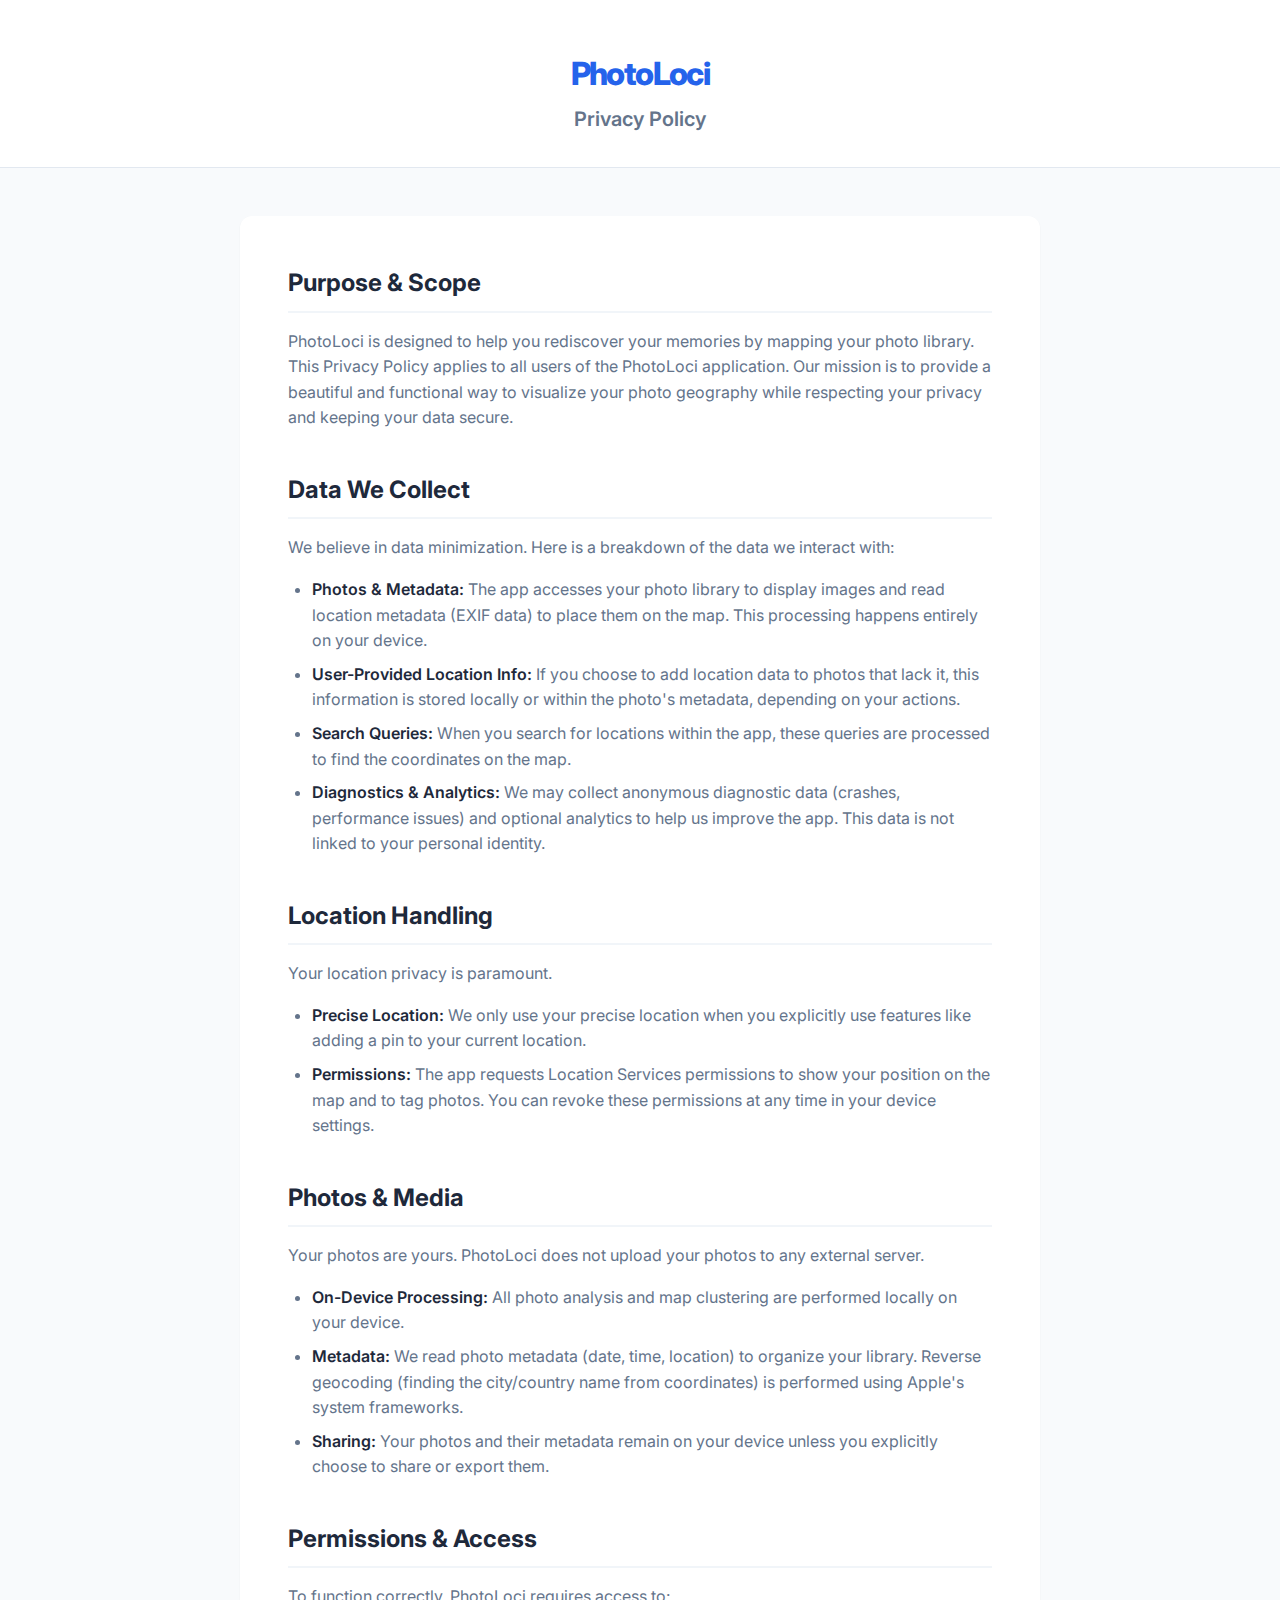
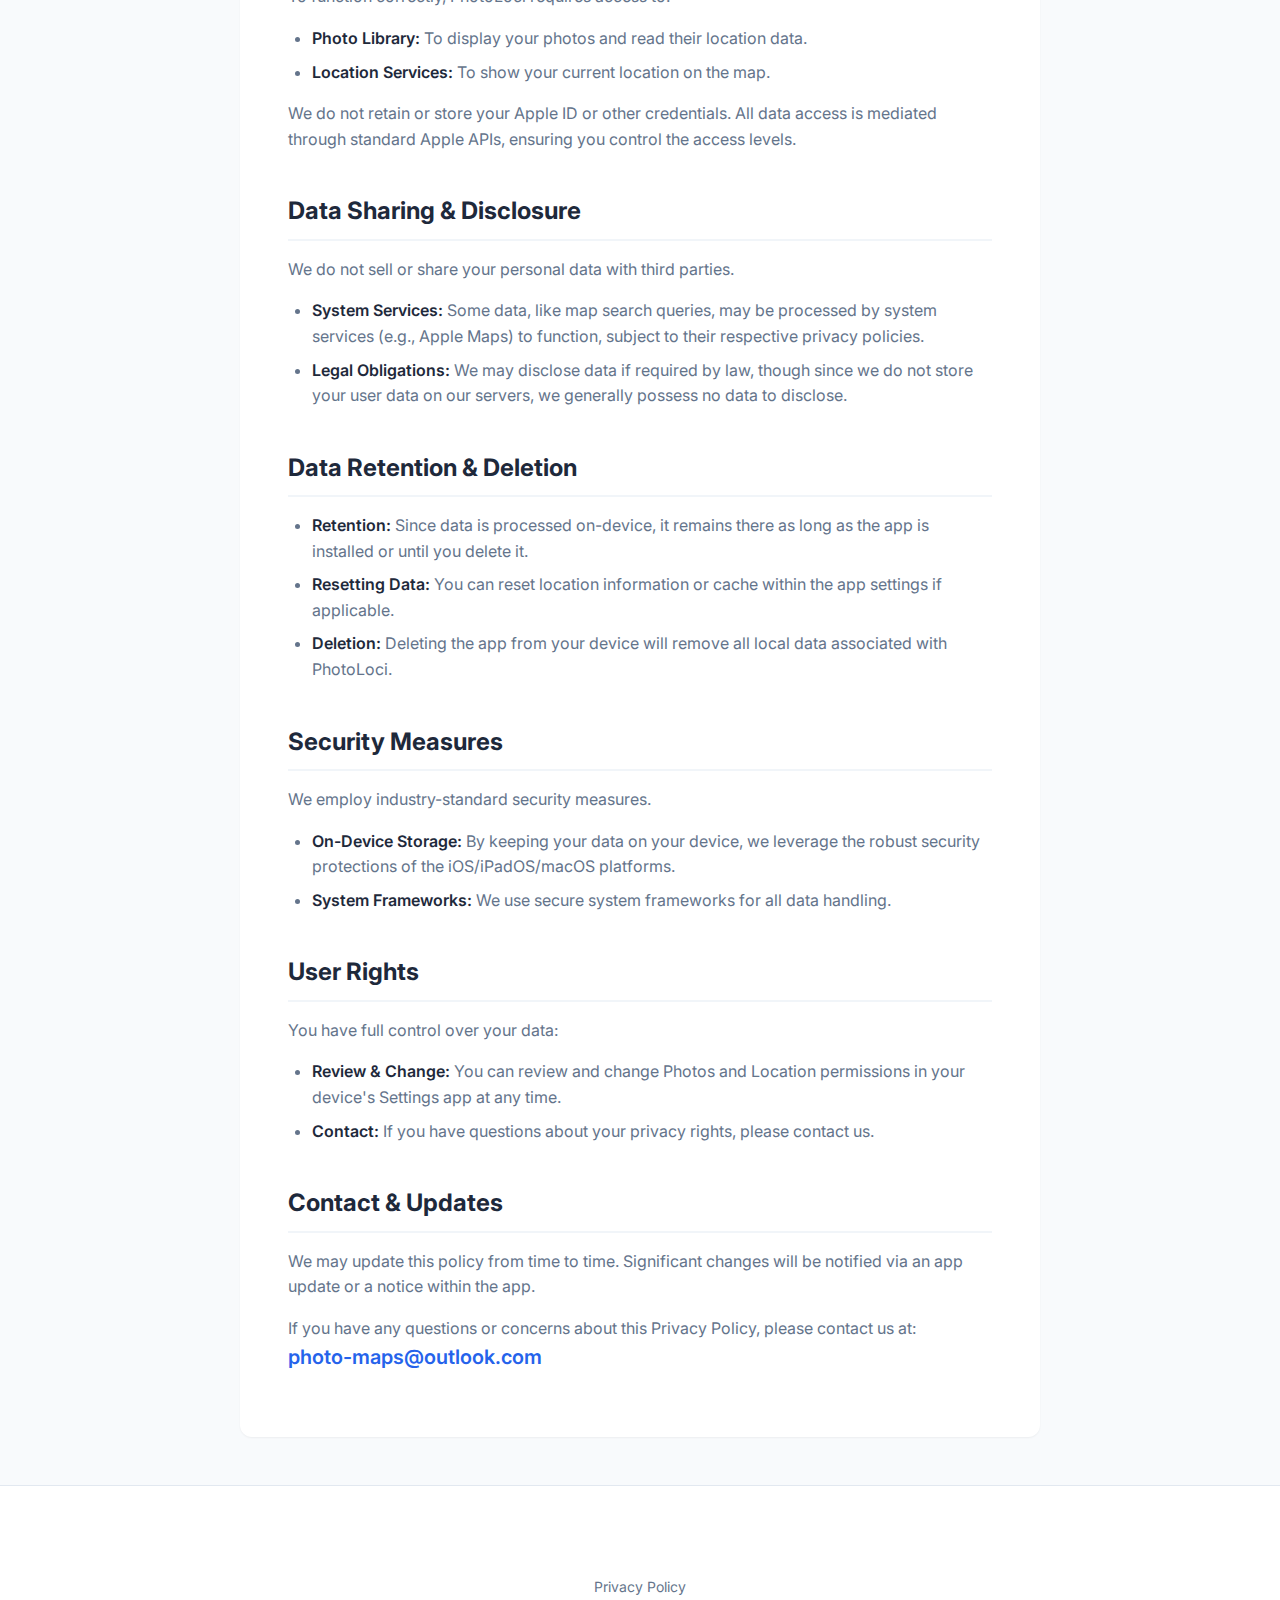
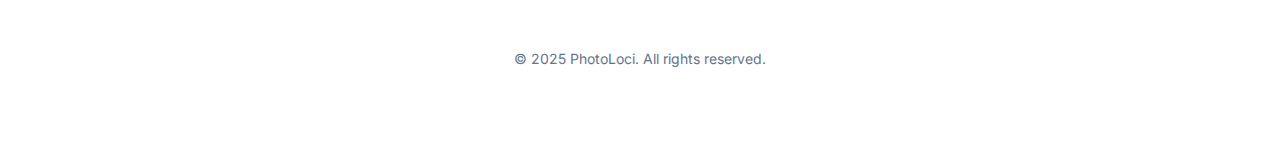
<file: privacy.html>
<!DOCTYPE html>
<html lang="en">
<head>
    <meta charset="UTF-8">
    <meta name="viewport" content="width=device-width, initial-scale=1.0">
    <title>Privacy Policy - PhotoLoci</title>
    <link rel="stylesheet" href="styles.css">
    <link rel="preconnect" href="https://fonts.googleapis.com">
    <link rel="preconnect" href="https://fonts.gstatic.com" crossorigin>
    <link href="https://fonts.googleapis.com/css2?family=Inter:wght@400;600;700&display=swap" rel="stylesheet">
</head>
<body>

    <header class="hero hero-small">
        <div class="container">
            <a href="index.html" style="text-decoration: none;">
                <h1 class="logo">PhotoLoci</h1>
            </a>
            <p class="tagline">Privacy Policy</p>
        </div>
    </header>

    <main class="privacy-section">
        <div class="container privacy-content">
            <section>
                <h2>Purpose & Scope</h2>
                <p>
                    PhotoLoci is designed to help you rediscover your memories by mapping your photo library. 
                    This Privacy Policy applies to all users of the PhotoLoci application. Our mission is to provide 
                    a beautiful and functional way to visualize your photo geography while respecting your privacy 
                    and keeping your data secure.
                </p>
            </section>

            <section>
                <h2>Data We Collect</h2>
                <p>We believe in data minimization. Here is a breakdown of the data we interact with:</p>
                <ul>
                    <li><strong>Photos & Metadata:</strong> The app accesses your photo library to display images and read location metadata (EXIF data) to place them on the map. This processing happens entirely on your device.</li>
                    <li><strong>User-Provided Location Info:</strong> If you choose to add location data to photos that lack it, this information is stored locally or within the photo's metadata, depending on your actions.</li>
                    <li><strong>Search Queries:</strong> When you search for locations within the app, these queries are processed to find the coordinates on the map.</li>
                    <li><strong>Diagnostics & Analytics:</strong> We may collect anonymous diagnostic data (crashes, performance issues) and optional analytics to help us improve the app. This data is not linked to your personal identity.</li>
                </ul>
            </section>

            <section>
                <h2>Location Handling</h2>
                <p>
                    Your location privacy is paramount.
                </p>
                <ul>
                    <li><strong>Precise Location:</strong> We only use your precise location when you explicitly use features like adding a pin to your current location.</li>
                    <li><strong>Permissions:</strong> The app requests Location Services permissions to show your position on the map and to tag photos. You can revoke these permissions at any time in your device settings.</li>
                </ul>
            </section>

            <section>
                <h2>Photos & Media</h2>
                <p>
                    Your photos are yours. PhotoLoci does not upload your photos to any external server.
                </p>
                <ul>
                    <li><strong>On-Device Processing:</strong> All photo analysis and map clustering are performed locally on your device.</li>
                    <li><strong>Metadata:</strong> We read photo metadata (date, time, location) to organize your library. Reverse geocoding (finding the city/country name from coordinates) is performed using Apple's system frameworks.</li>
                    <li><strong>Sharing:</strong> Your photos and their metadata remain on your device unless you explicitly choose to share or export them.</li>
                </ul>
            </section>

            <section>
                <h2>Permissions & Access</h2>
                <p>To function correctly, PhotoLoci requires access to:</p>
                <ul>
                    <li><strong>Photo Library:</strong> To display your photos and read their location data.</li>
                    <li><strong>Location Services:</strong> To show your current location on the map.</li>
                </ul>
                <p>
                    We do not retain or store your Apple ID or other credentials. All data access is mediated through standard Apple APIs, ensuring you control the access levels.
                </p>
            </section>

            <section>
                <h2>Data Sharing & Disclosure</h2>
                <p>
                    We do not sell or share your personal data with third parties.
                </p>
                <ul>
                    <li><strong>System Services:</strong> Some data, like map search queries, may be processed by system services (e.g., Apple Maps) to function, subject to their respective privacy policies.</li>
                    <li><strong>Legal Obligations:</strong> We may disclose data if required by law, though since we do not store your user data on our servers, we generally possess no data to disclose.</li>
                </ul>
            </section>

            <section>
                <h2>Data Retention & Deletion</h2>
                <ul>
                    <li><strong>Retention:</strong> Since data is processed on-device, it remains there as long as the app is installed or until you delete it.</li>
                    <li><strong>Resetting Data:</strong> You can reset location information or cache within the app settings if applicable.</li>
                    <li><strong>Deletion:</strong> Deleting the app from your device will remove all local data associated with PhotoLoci.</li>
                </ul>
            </section>

            <section>
                <h2>Security Measures</h2>
                <p>
                    We employ industry-standard security measures.
                </p>
                <ul>
                    <li><strong>On-Device Storage:</strong> By keeping your data on your device, we leverage the robust security protections of the iOS/iPadOS/macOS platforms.</li>
                    <li><strong>System Frameworks:</strong> We use secure system frameworks for all data handling.</li>
                </ul>
            </section>

            <section>
                <h2>User Rights</h2>
                <p>You have full control over your data:</p>
                <ul>
                    <li><strong>Review & Change:</strong> You can review and change Photos and Location permissions in your device's Settings app at any time.</li>
                    <li><strong>Contact:</strong> If you have questions about your privacy rights, please contact us.</li>
                </ul>
            </section>

            <section>
                <h2>Contact & Updates</h2>
                <p>
                    We may update this policy from time to time. Significant changes will be notified via an app update or a notice within the app.
                </p>
                <p>
                    If you have any questions or concerns about this Privacy Policy, please contact us at: <br>
                    <a href="mailto:photo-maps@outlook.com" class="email-link">photo-maps@outlook.com</a>
                </p>
            </section>
        </div>
    </main>

    <footer class="footer">
        <div class="container">
            <div class="footer-links">
                <a href="privacy.html" class="footer-link">Privacy Policy</a>
            </div>
            <p class="copyright">&copy; 2025 PhotoLoci. All rights reserved.</p>
        </div>
    </footer>

</body>
</html>
</file>
<file: styles.css>
:root {
    --primary-color: #2563eb;
    --primary-hover: #1d4ed8;
    --bg-color: #f8fafc;
    --text-color: #1e293b;
    --text-light: #64748b;
    --white: #ffffff;
    --shadow-sm: 0 1px 2px 0 rgb(0 0 0 / 0.05);
    --shadow-md: 0 4px 6px -1px rgb(0 0 0 / 0.1), 0 2px 4px -2px rgb(0 0 0 / 0.1);
    --shadow-lg: 0 10px 15px -3px rgb(0 0 0 / 0.1), 0 4px 6px -4px rgb(0 0 0 / 0.1);
    --radius: 12px;
}

* {
    margin: 0;
    padding: 0;
    box-sizing: border-box;
}

body {
    font-family: 'Inter', system-ui, -apple-system, sans-serif;
    line-height: 1.6;
    color: var(--text-color);
    background-color: var(--bg-color);
}

.container {
    width: 90%;
    max-width: 1200px;
    margin: 0 auto;
    padding: 0 1rem;
}

/* Hero Section */
.hero {
    background-color: var(--white);
    padding: 6rem 0 4rem;
    text-align: center;
    border-bottom: 1px solid #e2e8f0;
}

.hero-small {
    padding: 3rem 0 2rem;
}

.logo {
    font-size: 3rem;
    font-weight: 800;
    color: var(--primary-color);
    margin-bottom: 0.5rem;
    letter-spacing: -0.05em;
}

.hero-small .logo {
    font-size: 2rem;
    margin-bottom: 0.25rem;
}

.tagline {
    font-size: 1.5rem;
    font-weight: 600;
    margin-bottom: 1.5rem;
}

.hero-small .tagline {
    font-size: 1.25rem;
    margin-bottom: 0;
    color: var(--text-light);
}

.description {
    max-width: 600px;
    margin: 0 auto 2.5rem;
    color: var(--text-light);
    font-size: 1.125rem;
}

.cta-button {
    display: inline-block;
    background-color: var(--primary-color);
    color: var(--white);
    padding: 0.75rem 2rem;
    border-radius: 50px;
    text-decoration: none;
    font-weight: 600;
    transition: background-color 0.2s, transform 0.2s;
}

.cta-button:hover {
    background-color: var(--primary-hover);
    transform: translateY(-2px);
}

/* Gallery Section */
.gallery-section {
    padding: 4rem 0;
}

.gallery-section h2 {
    text-align: center;
    margin-bottom: 3rem;
    font-size: 2rem;
    font-weight: 700;
}

.screenshot-carousel {
    padding: 2rem 1rem 4rem;
    margin: 0 -1rem;
}

.swiper-slide {
    height: auto;
    display: flex;
    justify-content: center;
    align-items: center;
}

.gallery-item {
    background: var(--white);
    padding: 0.5rem;
    border-radius: var(--radius);
    box-shadow: var(--shadow-md);
    transition: transform 0.3s ease, box-shadow 0.3s ease;
    overflow: hidden;
    max-width: 260px; /* Limit individual screenshot width */
    margin: 0 auto;
}

.gallery-item:hover {
    transform: translateY(-5px);
    box-shadow: var(--shadow-lg);
}

.gallery-item img {
    display: block;
    width: 100%;
    height: auto;
    border-radius: calc(var(--radius) - 4px);
    object-fit: cover;
}

.swiper-button-next,
.swiper-button-prev {
    color: var(--primary-color);
    background: var(--white);
    width: 50px;
    height: 50px;
    border-radius: 50%;
    box-shadow: var(--shadow-md);
}

.swiper-button-next::after,
.swiper-button-prev::after {
    font-size: 1.25rem;
    font-weight: bold;
}

.swiper-pagination-bullet-active {
    background: var(--primary-color);
}

/* Privacy Page */
.privacy-section {
    padding: 3rem 0;
}

.privacy-content {
    max-width: 800px;
    background: var(--white);
    padding: 3rem;
    border-radius: var(--radius);
    box-shadow: var(--shadow-sm);
}

.privacy-content section {
    margin-bottom: 2.5rem;
}

.privacy-content section:last-child {
    margin-bottom: 0;
}

.privacy-content h2 {
    font-size: 1.5rem;
    color: var(--text-color);
    margin-bottom: 1rem;
    padding-bottom: 0.5rem;
    border-bottom: 2px solid #f1f5f9;
}

.privacy-content p {
    color: var(--text-light);
    margin-bottom: 1rem;
}

.privacy-content ul {
    list-style-type: disc;
    padding-left: 1.5rem;
    margin-bottom: 1rem;
    color: var(--text-light);
}

.privacy-content li {
    margin-bottom: 0.5rem;
}

.privacy-content strong {
    color: var(--text-color);
    font-weight: 600;
}

/* Footer */
.footer {
    background-color: var(--white);
    border-top: 1px solid #e2e8f0;
    padding: 4rem 0;
    text-align: center;
}

.footer h3 {
    margin-bottom: 1rem;
    font-size: 1.5rem;
}

.footer p {
    color: var(--text-light);
    margin-bottom: 1.5rem;
}

.footer-links {
    margin-top: 1.5rem;
    margin-bottom: 1.5rem;
}

.footer-link {
    color: var(--text-light);
    text-decoration: none;
    font-size: 0.875rem;
    margin: 0 0.5rem;
    transition: color 0.2s;
}

.footer-link:hover {
    color: var(--primary-color);
}

.email-link {
    font-size: 1.25rem;
    color: var(--primary-color);
    text-decoration: none;
    font-weight: 600;
    border-bottom: 2px solid transparent;
    transition: border-color 0.2s;
}

.email-link:hover {
    border-color: var(--primary-color);
}

.copyright {
    margin-top: 3rem;
    font-size: 0.875rem;
    color: #94a3b8;
}

/* Responsive adjustments */
@media (max-width: 640px) {
    .hero {
        padding: 4rem 0 3rem;
    }
    .logo {
        font-size: 2.5rem;
    }
    .tagline {
        font-size: 1.25rem;
    }
    
    .privacy-content {
        padding: 1.5rem;
    }
}
</file>
